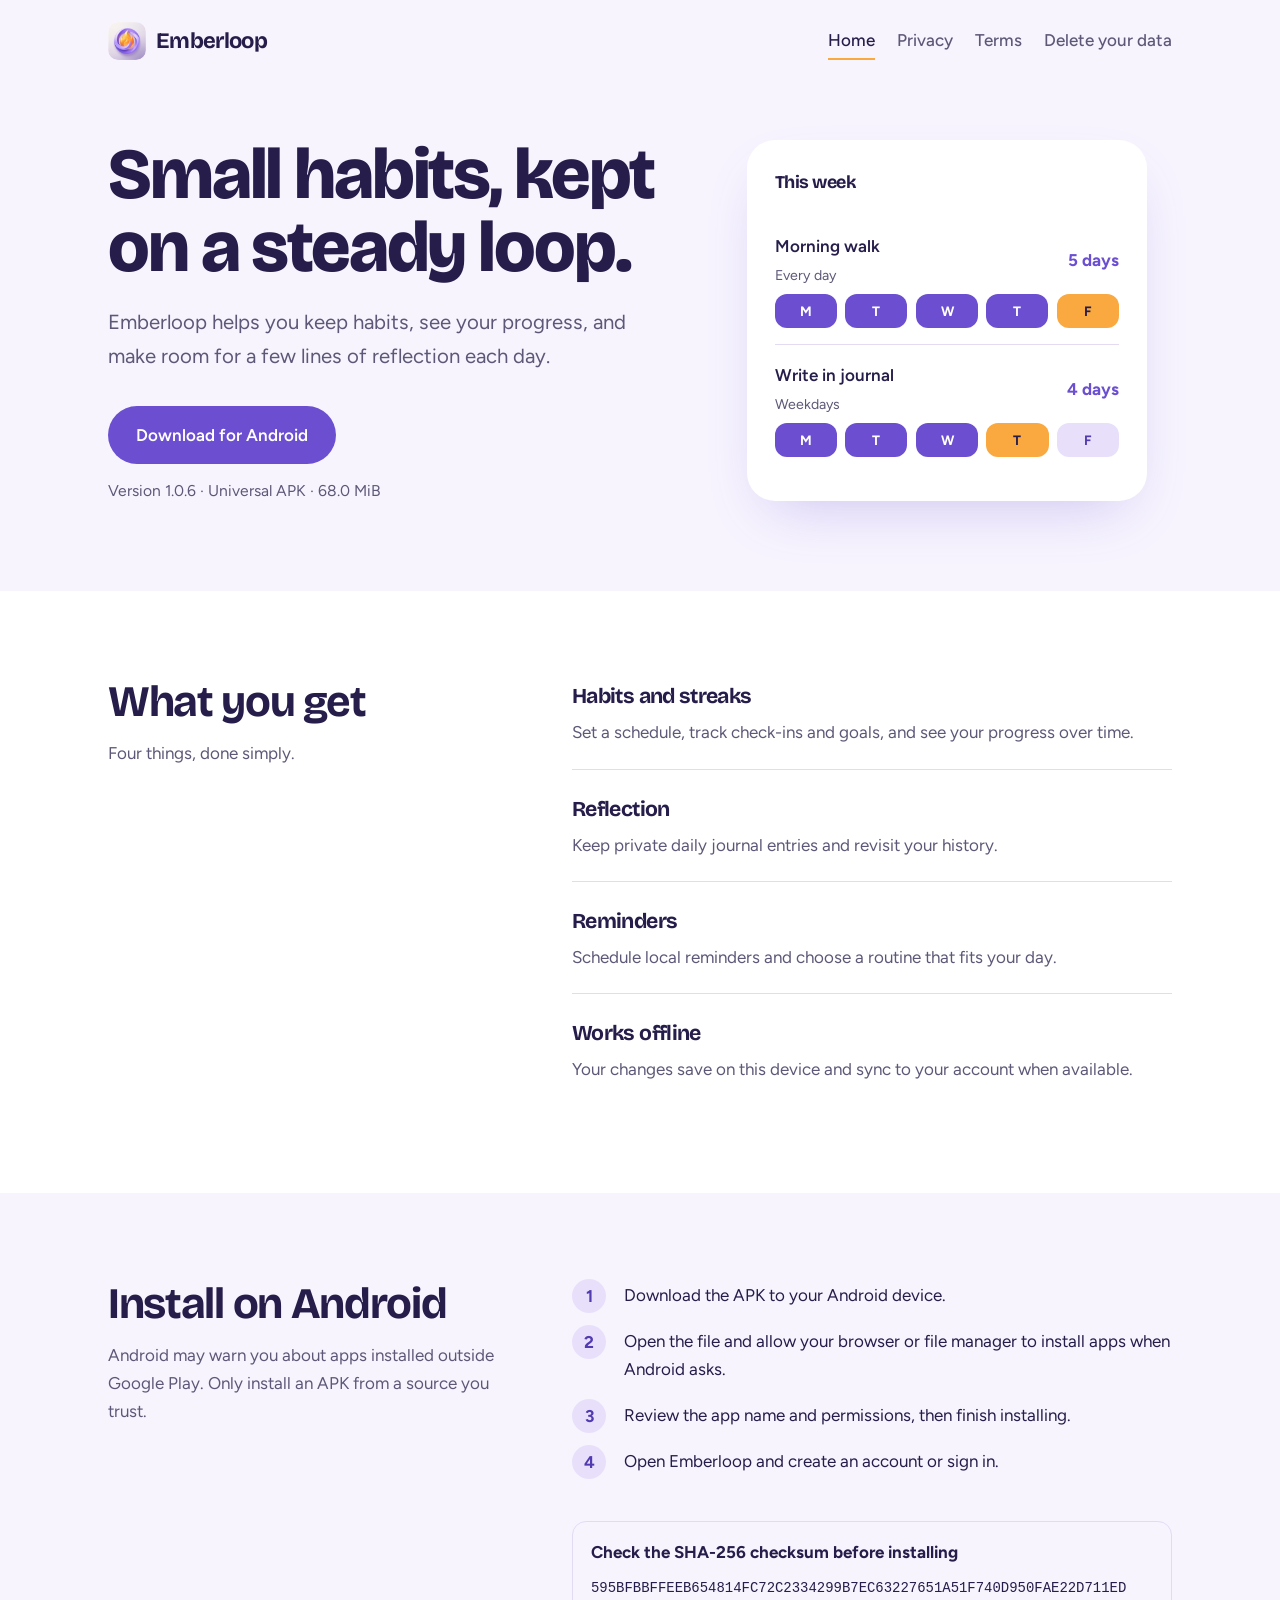
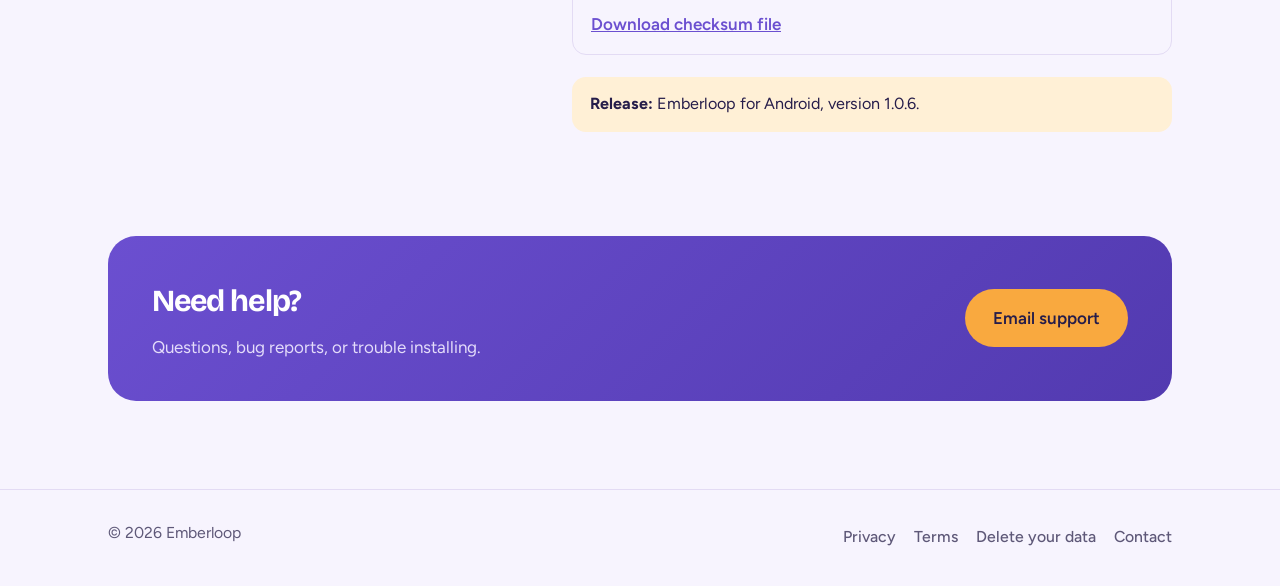
<file: index.html>
<!doctype html>
<html lang="en"><head><meta charset="utf-8"><meta name="viewport" content="width=device-width,initial-scale=1"><meta name="theme-color" content="#f7f4fe">
<title>Emberloop — Build a steady habit rhythm</title>
<meta name="description" content="Emberloop is a mindful daily habit tracker with streaks, reflections, reminders, and offline support.">
<link rel="preconnect" href="https://fonts.googleapis.com"><link rel="preconnect" href="https://fonts.gstatic.com" crossorigin>
<link href="https://fonts.googleapis.com/css2?family=Bricolage+Grotesque:opsz,wght@12..96,600;12..96,700;12..96,800&family=Figtree:wght@400;500;600&display=swap" rel="stylesheet">
<link rel="icon" type="image/png" href="favicon.png"><link rel="stylesheet" href="styles.css"></head><body>
<header class="top"><div class="wrap"><a class="brand" href="index.html"><img class="logo" src="logo.png" alt="" width="38" height="38">Emberloop</a>
<nav aria-label="Main"><a href="index.html" aria-current="page">Home</a><a href="privacy.html">Privacy</a><a href="terms.html">Terms</a><a href="deletion.html">Delete your data</a></nav></div></header>
<main>
<section class="hero"><div class="wrap"><div>
<h1>Small habits, kept on a steady loop.</h1>
<p class="lede">Emberloop helps you keep habits, see your progress, and make room for a few lines of reflection each day.</p>
<a class="btn" href="https://github.com/royalvarun15/Emberloop-site/releases/download/v1.0.6/Emberloop-1.0.6-universal.apk" download>Download for Android</a>
<p class="meta">Version 1.0.6 · Universal APK · 68.0 MiB</p></div>
<div class="card" role="img" aria-label="Example of a weekly habit streak in Emberloop"><h2>This week</h2>
<div class="habit"><div><b>Morning walk</b><br><small>Every day</small></div><span class="streak">5 days</span><div class="days"><i class="on">M</i><i class="on">T</i><i class="on">W</i><i class="on">T</i><i class="today">F</i></div></div>
<div class="habit"><div><b>Write in journal</b><br><small>Weekdays</small></div><span class="streak">4 days</span><div class="days"><i class="on">M</i><i class="on">T</i><i class="on">W</i><i class="today">T</i><i class="">F</i></div></div></div></div></section>
<section class="band"><div class="wrap split"><div><h2 class="sec">What you get</h2><p class="sub">Four things, done simply.</p></div>
<ul class="feats">
<li><h3>Habits and streaks</h3><p>Set a schedule, track check-ins and goals, and see your progress over time.</p></li>
<li><h3>Reflection</h3><p>Keep private daily journal entries and revisit your history.</p></li>
<li><h3>Reminders</h3><p>Schedule local reminders and choose a routine that fits your day.</p></li>
<li><h3>Works offline</h3><p>Your changes save on this device and sync to your account when available.</p></li></ul></div></section>
<section class="plain"><div class="wrap split"><div><h2 class="sec">Install on Android</h2><p class="sub">Android may warn you about apps installed outside Google Play. Only install an APK from a source you trust.</p></div>
<div><ol class="steps"><li>Download the APK to your Android device.</li><li>Open the file and allow your browser or file manager to install apps when Android asks.</li><li>Review the app name and permissions, then finish installing.</li><li>Open Emberloop and create an account or sign in.</li></ol>
<div class="hash"><b>Check the SHA-256 checksum before installing</b><code>595BFBBFFEEB654814FC72C2334299B7EC63227651A51F740D950FAE22D711ED</code><br><a href="https://github.com/royalvarun15/Emberloop-site/releases/download/v1.0.6/SHA256SUMS.txt">Download checksum file</a></div>
<p class="note"><strong>Release:</strong> Emberloop for Android, version 1.0.6.</p></div></div></section>
<section class="plain" style="padding-top:0"><div class="wrap"><div class="help"><div><h2>Need help?</h2><p>Questions, bug reports, or trouble installing.</p></div><a class="btn" href="mailto:royal2004gamer@gmail.com">Email support</a></div></div></section>
</main><footer><div class="wrap"><span>© 2026 Emberloop</span><nav aria-label="Footer"><a href="privacy.html">Privacy</a><a href="terms.html">Terms</a><a href="deletion.html">Delete your data</a><a href="mailto:royal2004gamer@gmail.com">Contact</a></nav></div></footer></body></html>
</file>
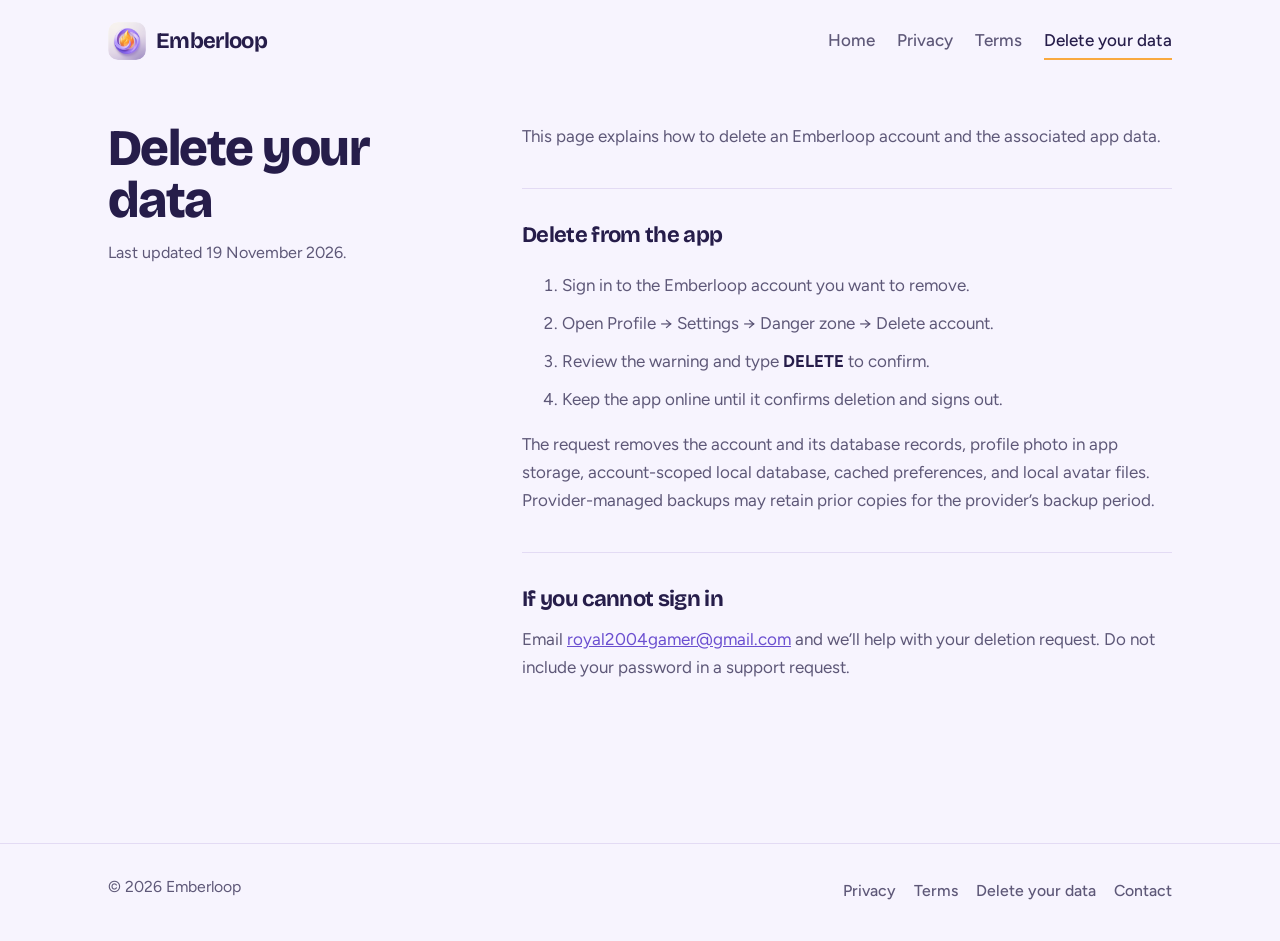
<file: deletion.html>
<!doctype html>
<html lang="en"><head><meta charset="utf-8"><meta name="viewport" content="width=device-width,initial-scale=1"><meta name="theme-color" content="#f7f4fe">
<title>Delete your data — Emberloop</title>
<link rel="preconnect" href="https://fonts.googleapis.com"><link rel="preconnect" href="https://fonts.gstatic.com" crossorigin>
<link href="https://fonts.googleapis.com/css2?family=Bricolage+Grotesque:opsz,wght@12..96,600;12..96,700;12..96,800&family=Figtree:wght@400;500;600&display=swap" rel="stylesheet">
<link rel="icon" type="image/png" href="favicon.png"><link rel="stylesheet" href="styles.css"></head><body>
<header class="top"><div class="wrap"><a class="brand" href="index.html"><img class="logo" src="logo.png" alt="" width="38" height="38">Emberloop</a>
<nav aria-label="Main"><a href="index.html">Home</a><a href="privacy.html">Privacy</a><a href="terms.html">Terms</a><a href="deletion.html" aria-current="page">Delete your data</a></nav></div></header>
<main class="doc"><div class="wrap"><aside><h1>Delete your data</h1><p>Last updated 19 November 2026.</p></aside><div><section><p>This page explains how to delete an Emberloop account and the associated app data.</p></section><section><h2>Delete from the app</h2><ol><li>Sign in to the Emberloop account you want to remove.</li><li>Open Profile → Settings → Danger zone → Delete account.</li><li>Review the warning and type <strong>DELETE</strong> to confirm.</li><li>Keep the app online until it confirms deletion and signs out.</li></ol><p>The request removes the account and its database records, profile photo in app storage, account-scoped local database, cached preferences, and local avatar files. Provider-managed backups may retain prior copies for the provider’s backup period.</p></section><section><h2>If you cannot sign in</h2><p>Email <a href="mailto:royal2004gamer@gmail.com">royal2004gamer@gmail.com</a> and we’ll help with your deletion request. Do not include your password in a support request.</p></section></div></div></main><footer><div class="wrap"><span>© 2026 Emberloop</span><nav aria-label="Footer"><a href="privacy.html">Privacy</a><a href="terms.html">Terms</a><a href="deletion.html">Delete your data</a><a href="mailto:royal2004gamer@gmail.com">Contact</a></nav></div></footer></body></html>
</file>
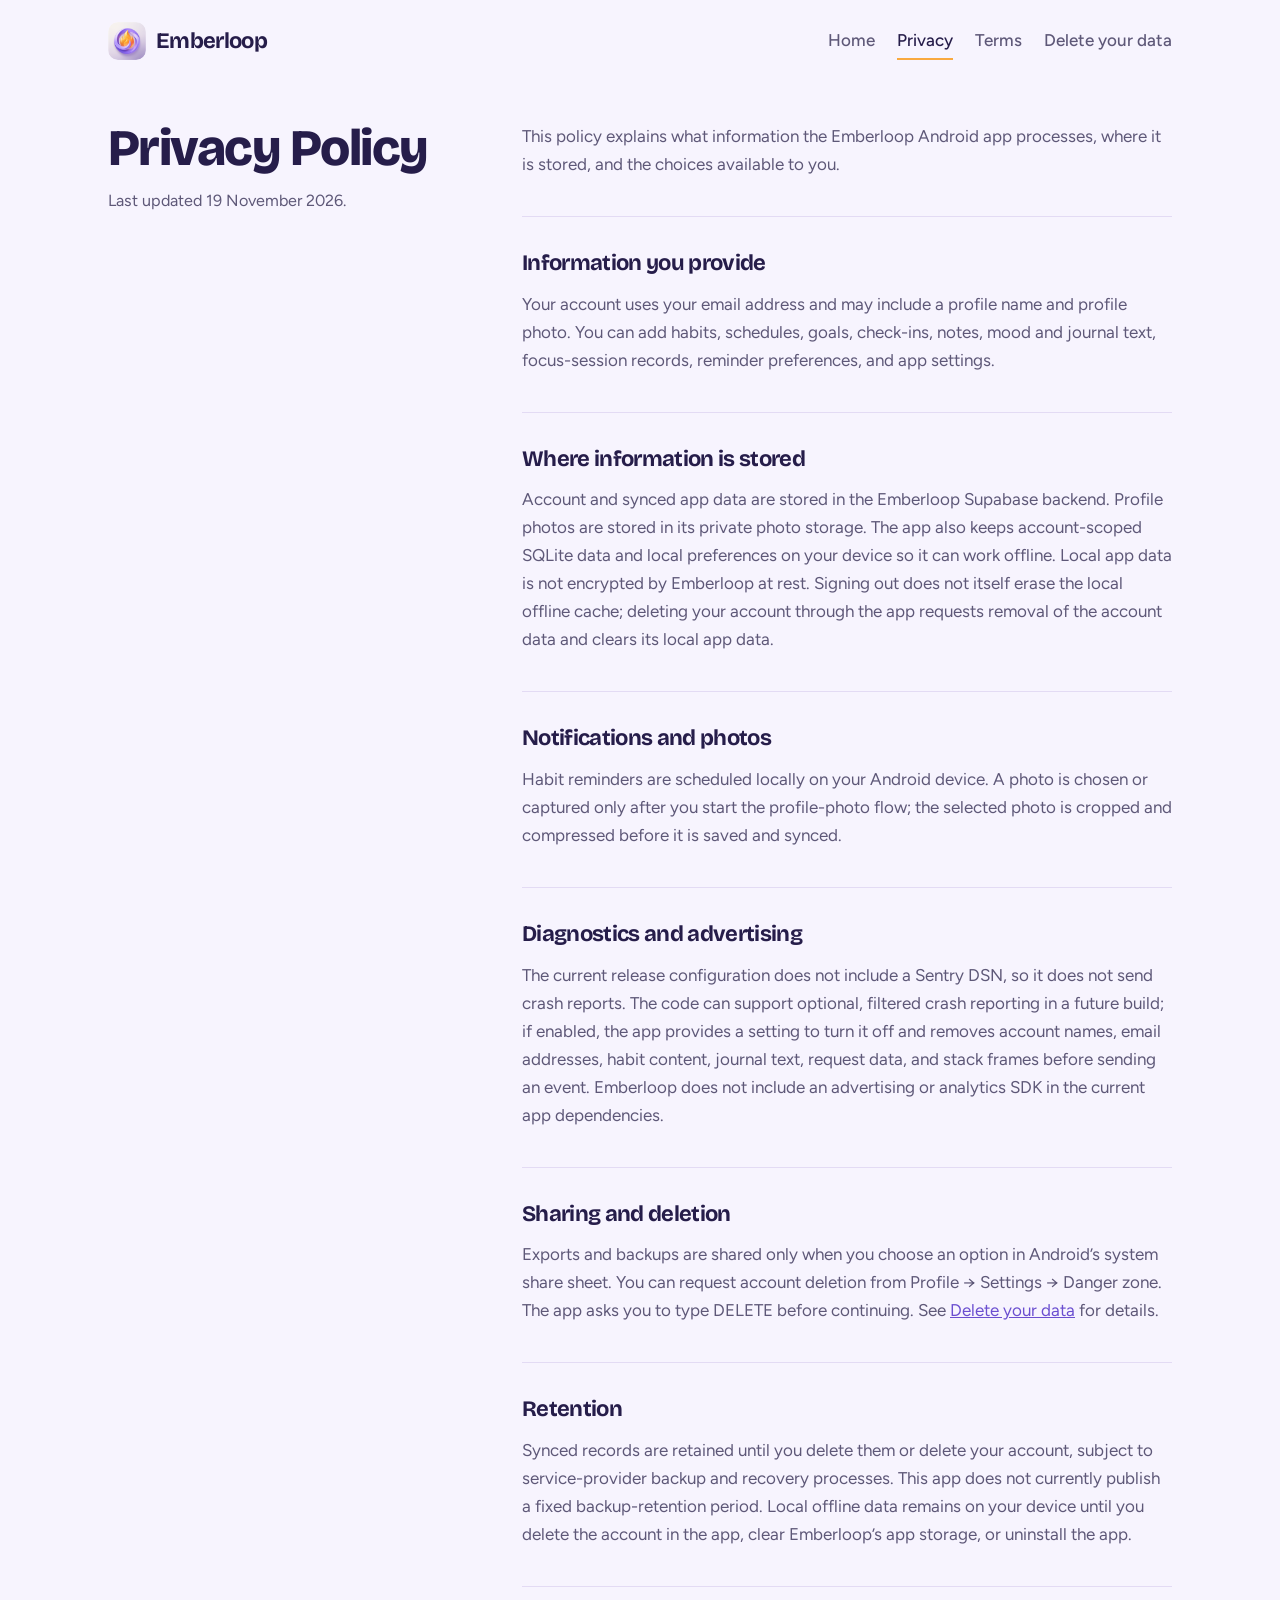
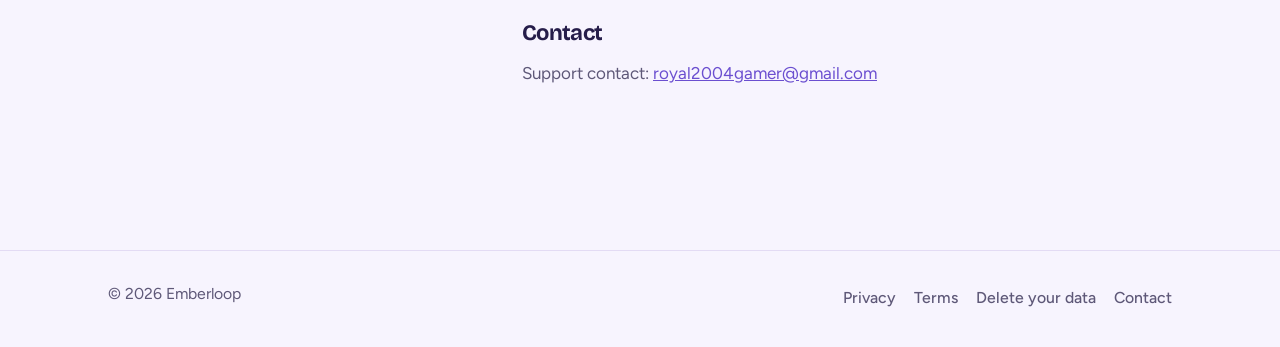
<file: privacy.html>
<!doctype html>
<html lang="en"><head><meta charset="utf-8"><meta name="viewport" content="width=device-width,initial-scale=1"><meta name="theme-color" content="#f7f4fe">
<title>Privacy Policy — Emberloop</title>
<link rel="preconnect" href="https://fonts.googleapis.com"><link rel="preconnect" href="https://fonts.gstatic.com" crossorigin>
<link href="https://fonts.googleapis.com/css2?family=Bricolage+Grotesque:opsz,wght@12..96,600;12..96,700;12..96,800&family=Figtree:wght@400;500;600&display=swap" rel="stylesheet">
<link rel="icon" type="image/png" href="favicon.png"><link rel="stylesheet" href="styles.css"></head><body>
<header class="top"><div class="wrap"><a class="brand" href="index.html"><img class="logo" src="logo.png" alt="" width="38" height="38">Emberloop</a>
<nav aria-label="Main"><a href="index.html">Home</a><a href="privacy.html" aria-current="page">Privacy</a><a href="terms.html">Terms</a><a href="deletion.html">Delete your data</a></nav></div></header>
<main class="doc"><div class="wrap"><aside><h1>Privacy Policy</h1><p>Last updated 19 November 2026.</p></aside><div><section><p>This policy explains what information the Emberloop Android app processes, where it is stored, and the choices available to you.</p></section><section><h2>Information you provide</h2><p>Your account uses your email address and may include a profile name and profile photo. You can add habits, schedules, goals, check-ins, notes, mood and journal text, focus-session records, reminder preferences, and app settings.</p></section><section><h2>Where information is stored</h2><p>Account and synced app data are stored in the Emberloop Supabase backend. Profile photos are stored in its private photo storage. The app also keeps account-scoped SQLite data and local preferences on your device so it can work offline. Local app data is not encrypted by Emberloop at rest. Signing out does not itself erase the local offline cache; deleting your account through the app requests removal of the account data and clears its local app data.</p></section><section><h2>Notifications and photos</h2><p>Habit reminders are scheduled locally on your Android device. A photo is chosen or captured only after you start the profile-photo flow; the selected photo is cropped and compressed before it is saved and synced.</p></section><section><h2>Diagnostics and advertising</h2><p>The current release configuration does not include a Sentry DSN, so it does not send crash reports. The code can support optional, filtered crash reporting in a future build; if enabled, the app provides a setting to turn it off and removes account names, email addresses, habit content, journal text, request data, and stack frames before sending an event. Emberloop does not include an advertising or analytics SDK in the current app dependencies.</p></section><section><h2>Sharing and deletion</h2><p>Exports and backups are shared only when you choose an option in Android’s system share sheet. You can request account deletion from Profile → Settings → Danger zone. The app asks you to type DELETE before continuing. See <a href="deletion.html">Delete your data</a> for details.</p></section><section><h2>Retention</h2><p>Synced records are retained until you delete them or delete your account, subject to service-provider backup and recovery processes. This app does not currently publish a fixed backup-retention period. Local offline data remains on your device until you delete the account in the app, clear Emberloop’s app storage, or uninstall the app.</p></section><section><h2>Contact</h2><p>Support contact: <a href="mailto:royal2004gamer@gmail.com">royal2004gamer@gmail.com</a></p></section></div></div></main><footer><div class="wrap"><span>© 2026 Emberloop</span><nav aria-label="Footer"><a href="privacy.html">Privacy</a><a href="terms.html">Terms</a><a href="deletion.html">Delete your data</a><a href="mailto:royal2004gamer@gmail.com">Contact</a></nav></div></footer></body></html>
</file>
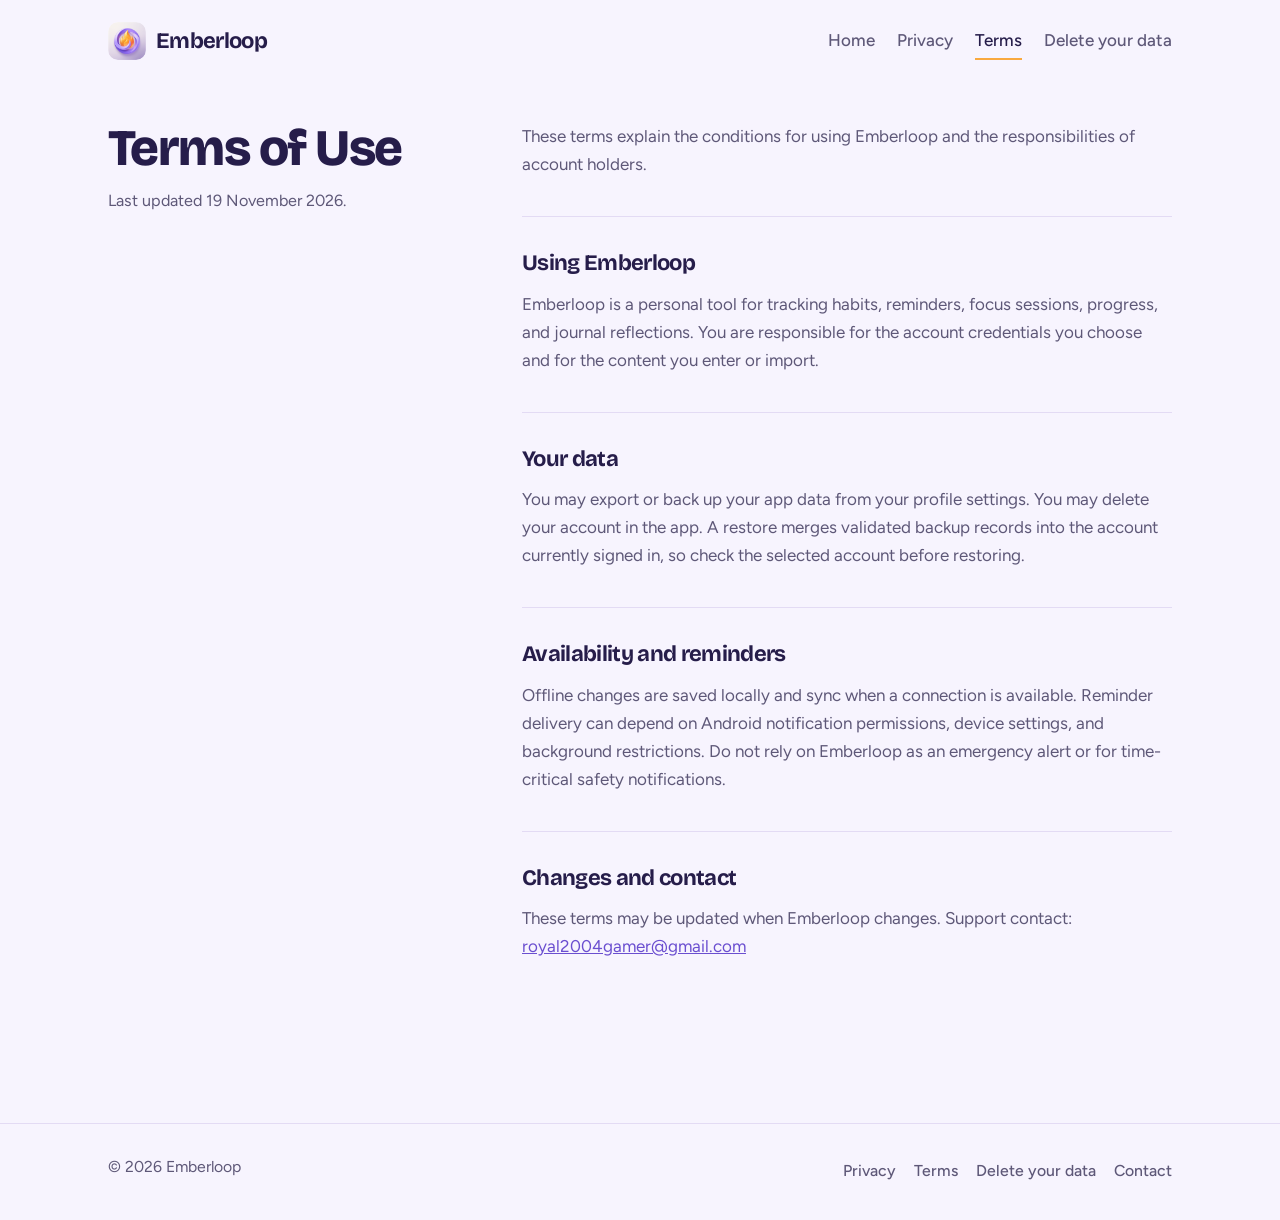
<file: terms.html>
<!doctype html>
<html lang="en"><head><meta charset="utf-8"><meta name="viewport" content="width=device-width,initial-scale=1"><meta name="theme-color" content="#f7f4fe">
<title>Terms of Use — Emberloop</title>
<link rel="preconnect" href="https://fonts.googleapis.com"><link rel="preconnect" href="https://fonts.gstatic.com" crossorigin>
<link href="https://fonts.googleapis.com/css2?family=Bricolage+Grotesque:opsz,wght@12..96,600;12..96,700;12..96,800&family=Figtree:wght@400;500;600&display=swap" rel="stylesheet">
<link rel="icon" type="image/png" href="favicon.png"><link rel="stylesheet" href="styles.css"></head><body>
<header class="top"><div class="wrap"><a class="brand" href="index.html"><img class="logo" src="logo.png" alt="" width="38" height="38">Emberloop</a>
<nav aria-label="Main"><a href="index.html">Home</a><a href="privacy.html">Privacy</a><a href="terms.html" aria-current="page">Terms</a><a href="deletion.html">Delete your data</a></nav></div></header>
<main class="doc"><div class="wrap"><aside><h1>Terms of Use</h1><p>Last updated 19 November 2026.</p></aside><div><section><p>These terms explain the conditions for using Emberloop and the responsibilities of account holders.</p></section><section><h2>Using Emberloop</h2><p>Emberloop is a personal tool for tracking habits, reminders, focus sessions, progress, and journal reflections. You are responsible for the account credentials you choose and for the content you enter or import.</p></section><section><h2>Your data</h2><p>You may export or back up your app data from your profile settings. You may delete your account in the app. A restore merges validated backup records into the account currently signed in, so check the selected account before restoring.</p></section><section><h2>Availability and reminders</h2><p>Offline changes are saved locally and sync when a connection is available. Reminder delivery can depend on Android notification permissions, device settings, and background restrictions. Do not rely on Emberloop as an emergency alert or for time-critical safety notifications.</p></section><section><h2>Changes and contact</h2><p>These terms may be updated when Emberloop changes. Support contact: <a href="mailto:royal2004gamer@gmail.com">royal2004gamer@gmail.com</a></p></section></div></div></main><footer><div class="wrap"><span>© 2026 Emberloop</span><nav aria-label="Footer"><a href="privacy.html">Privacy</a><a href="terms.html">Terms</a><a href="deletion.html">Delete your data</a><a href="mailto:royal2004gamer@gmail.com">Contact</a></nav></div></footer></body></html>
</file>
<file: styles.css>
:root{color-scheme:light;--bg:#f7f4fe;--paper:#fff;--ink:#261d4a;--muted:#5e5878;--teal:#6b4fd0;--teal-d:#523ab0;--mint:#e8e0fb;--sun:#f9a93f;--sun-soft:#fff0d6;--line:#e3dbf4}
*{box-sizing:border-box}
html{font:17px/1.65 "Figtree",system-ui,-apple-system,"Segoe UI",sans-serif;background:var(--bg);color:var(--ink);-webkit-font-smoothing:antialiased}
body{margin:0}
h1,h2,h3,.brand{font-family:"Bricolage Grotesque","Figtree",system-ui,sans-serif;letter-spacing:-.03em}
a{color:var(--teal)}a:hover{color:var(--teal-d)}
:focus-visible{outline:3px solid var(--sun);outline-offset:3px;border-radius:6px}
.wrap{max-width:1120px;margin:0 auto;padding:0 28px}
header.top{padding:22px 0}
header.top .wrap{display:flex;justify-content:space-between;align-items:center;gap:20px}
.brand{display:flex;align-items:center;gap:10px;font-weight:700;font-size:1.3rem;color:var(--ink);text-decoration:none}
.brand:hover{color:var(--ink)}
.logo{width:38px;height:38px;border-radius:10px}
nav{display:flex;gap:22px;flex-wrap:wrap}
nav a{color:var(--muted);text-decoration:none;font-weight:500;padding:4px 0;border-bottom:2px solid transparent}
nav a:hover,nav a[aria-current=page]{color:var(--ink);border-color:var(--sun)}
.btn{display:inline-block;padding:15px 28px;border-radius:999px;background:var(--teal);color:#fff;font-weight:600;text-decoration:none;transition:background .2s}
.btn:hover{background:var(--teal-d);color:#fff}
.hero{padding:56px 0 88px}
.hero .wrap{display:grid;grid-template-columns:1.1fr .9fr;gap:64px;align-items:center}
h1{font-size:clamp(2.6rem,5.6vw,4.4rem);line-height:1.02;margin:0 0 22px;font-weight:800}
.lede{font-size:1.2rem;color:var(--muted);max-width:30em;margin:0 0 32px}
.meta{margin:14px 0 0;font-size:.92rem;color:var(--muted)}
/* streak card: the one memorable element */
.card{background:var(--paper);border-radius:28px;padding:28px;box-shadow:0 24px 60px -24px rgba(107,79,208,.32);max-width:400px;justify-self:center;width:100%}
.card h2{font-size:1.05rem;margin:0 0 18px;font-weight:700}
.habit{display:grid;grid-template-columns:1fr auto;gap:6px 12px;align-items:center;padding:16px 0;border-top:1px solid var(--line)}
.habit:first-of-type{border-top:0}
.habit b{font-weight:600}
.habit small{color:var(--muted)}
.days{grid-column:1/-1;display:flex;gap:8px}
.days i{flex:1;height:34px;border-radius:12px;background:var(--mint);display:grid;place-items:center;font-style:normal;font-size:.8rem;color:var(--teal-d);font-weight:700}
.days i.on{background:var(--teal);color:#fff;animation:pop .4s both}
.days i.today{background:var(--sun);color:var(--ink)}
.days i:nth-child(2){animation-delay:.15s}.days i:nth-child(3){animation-delay:.3s}.days i:nth-child(4){animation-delay:.45s}.days i:nth-child(5){animation-delay:.6s}
@keyframes pop{from{transform:scale(.6);opacity:0}to{transform:none;opacity:1}}
@media(prefers-reduced-motion:reduce){.days i{animation:none!important}}
.streak{font-weight:700;color:var(--teal)}
/* sections */
section.band{background:var(--paper);padding:88px 0}
section.plain{padding:88px 0}
.split{display:grid;grid-template-columns:.8fr 1.2fr;gap:64px}
h2.sec{font-size:clamp(1.8rem,3.4vw,2.6rem);line-height:1.1;margin:0 0 12px;font-weight:700}
.sub{color:var(--muted);margin:0}
.feats{list-style:none;margin:0;padding:0}
.feats li{padding:22px 0;border-top:1px solid var(--line)}
.feats li:first-child{border-top:0;padding-top:0}
.feats h3{margin:0 0 4px;font-size:1.25rem}
.feats p{margin:0;color:var(--muted)}
.steps{counter-reset:s;list-style:none;margin:0 0 28px;padding:0}
.steps li{counter-increment:s;position:relative;padding:0 0 18px 52px}
.steps li:before{content:counter(s);position:absolute;left:0;top:-2px;width:34px;height:34px;border-radius:50%;background:var(--mint);color:var(--teal-d);font-weight:700;display:grid;place-items:center}
.hash{background:var(--bg);border:1px solid var(--line);border-radius:14px;padding:16px 18px}
.hash b{display:block;margin-bottom:6px}
.hash code{font:.82rem/1.5 ui-monospace,Menlo,Consolas,monospace;overflow-wrap:anywhere;color:var(--ink)}
.hash a{display:inline-block;margin-top:10px;font-weight:600}
.note{margin-top:22px;padding:14px 18px;border-radius:14px;background:var(--sun-soft);font-size:.95rem}
.help{display:flex;justify-content:space-between;align-items:center;gap:24px;flex-wrap:wrap;background:var(--teal);color:#fff;border-radius:28px;padding:40px 44px}
.help h2{margin:0 0 6px;font-size:1.8rem}.help p{margin:0;color:#e4dcfa}
.help{background:linear-gradient(135deg,#6b4fd0,#523ab0)}.help .btn{background:var(--sun);color:var(--ink)}.help .btn:hover{background:#fff;color:var(--ink)}
/* legal */
.doc{padding:40px 0 96px}
.doc .wrap{display:grid;grid-template-columns:.7fr 1.3fr;gap:64px}
.doc aside{position:sticky;top:28px;align-self:start}
.doc h1{font-size:clamp(2.2rem,4vw,3.2rem);margin:0 0 14px}
.doc aside p{color:var(--muted);font-size:.95rem;margin:0}
.doc section{padding:0 0 28px;margin:0 0 28px;border-bottom:1px solid var(--line)}
.doc section:last-child{border:0}
.doc h2{font-size:1.3rem;margin:0 0 8px}
.doc p,.doc li{color:var(--muted);margin:0 0 10px}
.doc strong{color:var(--ink)}
footer{border-top:1px solid var(--line);padding:30px 0;color:var(--muted);font-size:.93rem}
footer .wrap{display:flex;justify-content:space-between;gap:20px;flex-wrap:wrap}
footer nav{gap:18px}
@media(max-width:820px){.hero .wrap,.split,.doc .wrap{grid-template-columns:1fr;gap:40px}.doc aside{position:static}.hero{padding:32px 0 56px}section.band,section.plain{padding:56px 0}.help{padding:30px 26px}}
@media(max-width:520px){.wrap{padding:0 20px}header.top .wrap{flex-direction:column;align-items:flex-start}}
</file>
